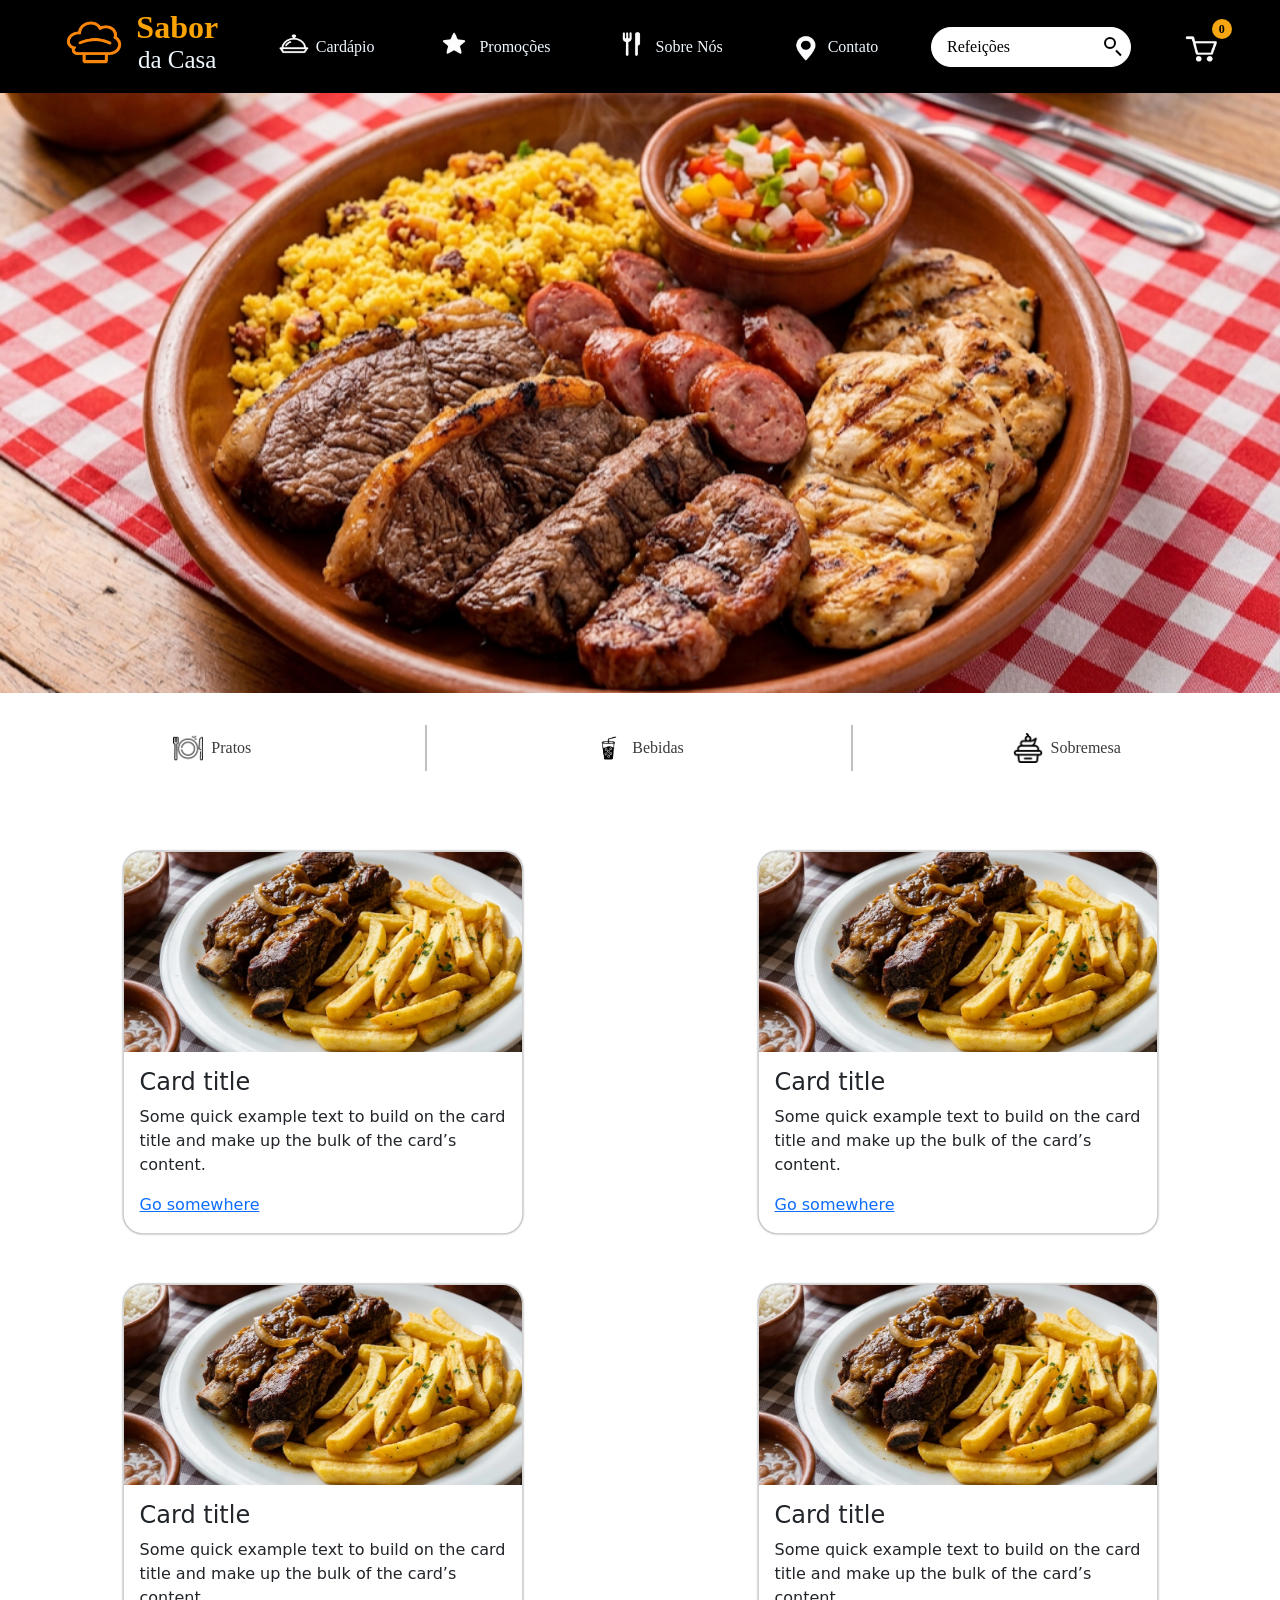
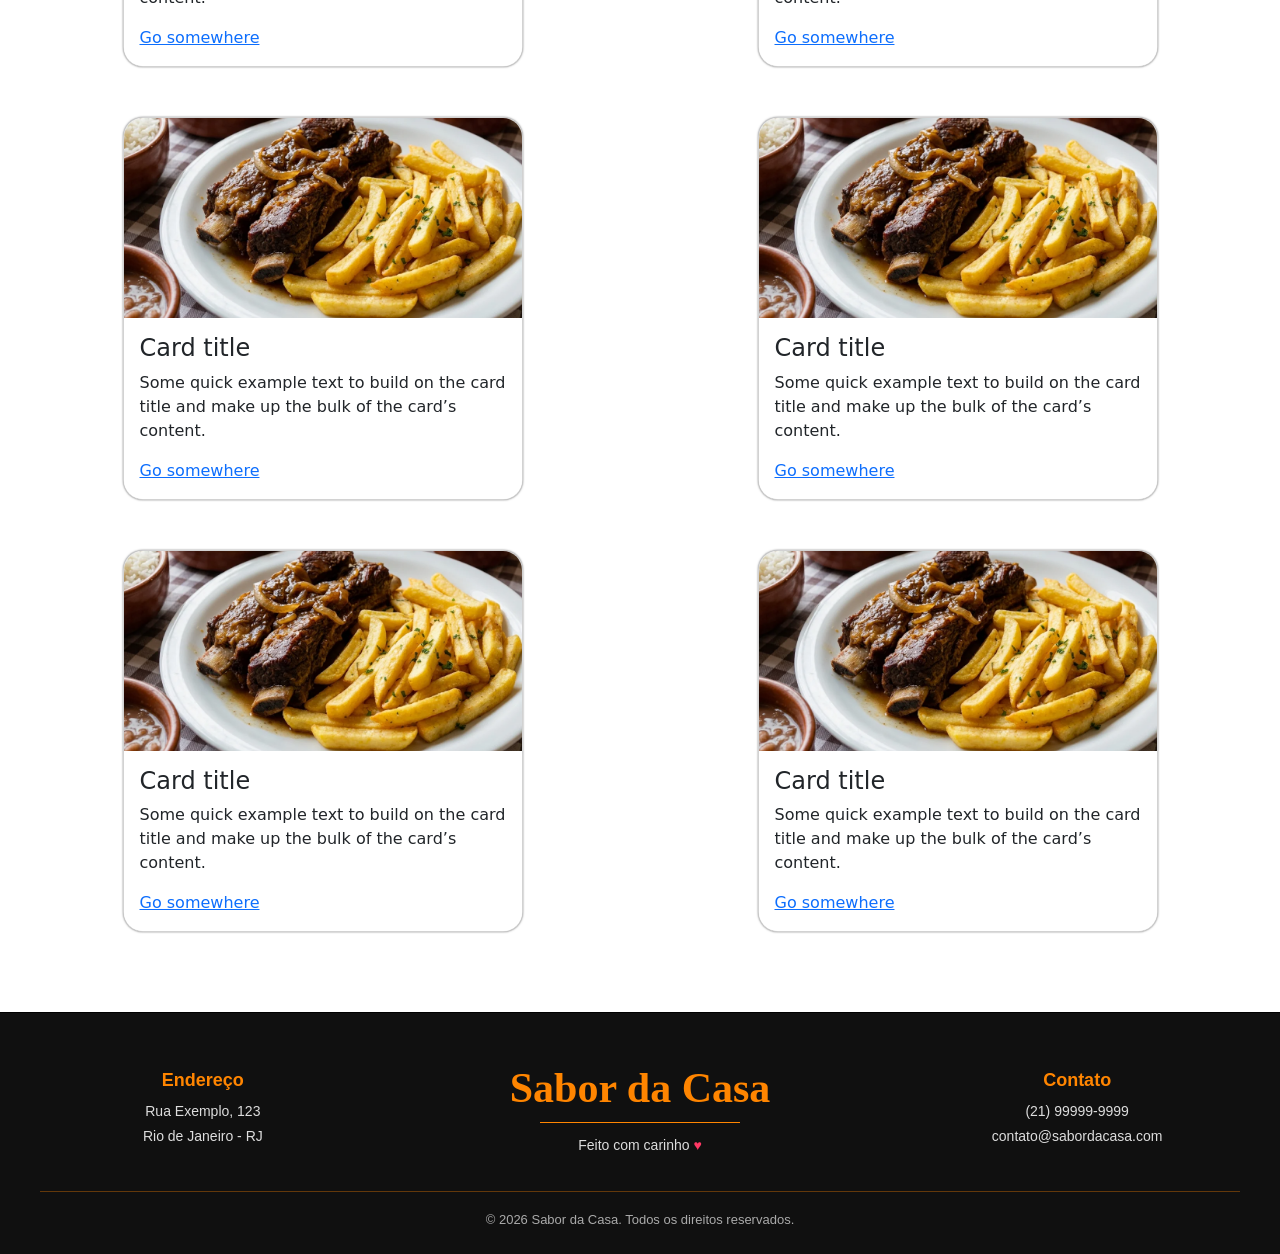
<file: index.html>
<!DOCTYPE html>
<html lang="pt-br">

<head>
    <meta charset="UTF-8">
    <meta name="viewport" content="width=device-width, initial-scale=1.0">
    <link href="https://cdn.jsdelivr.net/npm/bootstrap@5.2.1/dist/css/bootstrap.min.css" rel="stylesheet"
        integrity="sha384-iYQeCzEYFbKjA/T2uDLTpkwGzCiq6soy8tYaI1GyVh/UjpbCx/TYkiZhlZB6+fzT" crossorigin="anonymous">
    <link rel="stylesheet" href="style.css">
    <link rel="" href="">


    <title>Document</title>
</head>

<body>
    <header id="cabecalho">

        <!-- LOGO -->
        <div id="logo">

            <img class="logo-icon" src="Imagens/05_chapeu_de_cozinha.png" alt="">

            <h1>
                <strong>Sabor</strong>
                <br>
                da Casa
            </h1>

        </div>


        <!-- MENU -->
        <nav>

            <a href="#secao-cardapio">
                <img src="Imagens/04_cardapio.png" alt="">
                <span>Cardápio</span>
            </a>

            <a href="#carouselExample">
                <img class="icone-estrela" src="Imagens/02_promocoes_estrela.png" alt="">
                <span>Promoções</span>
            </a>

            <a href="#">
                <img src="Imagens/06_sobre_nos_talheres.png" alt="">
                <span>Sobre Nós</span>
            </a>

            <a href="#secao-contato">
                <img src="Imagens/01_contato_localizacao.png" alt="">
                <span>Contato</span>
            </a>

        </nav>

        <form action="/buscar" method="GET" class="search-form">

            <label for="search-input" class="sr-only">
                Pesquisar no site
            </label>

            <input type="search" id="search-input" name="q" placeholder="Refeições">

        </form>

        <!-- CARRINHO + PESQUISA -->
        <div class="acoes">

            <a id="carrinho" href="#">

                <img src="Imagens/03_carrinho.png" alt="" width="40px">

                <span id="contador-carrinho">0</span>

            </a>

        </div>

    </header>
    <main>
        <!-- ================================== Carroussel========================================================= -->
        <div id="carouselExample" class="carousel slide" data-bs-ride="carousel" data-bs-interval="1500">
            <div class="carousel-inner">
                <div class="carousel-item active">
                    <img src="Imagens/costela_c_fritas_carrossel.png" class="d-block w-100" alt="...">
                </div>
                <div class="carousel-item">
                    <img src="Imagens/churrascomisot_carrossel.png" class="d-block w-100" alt="...">
                </div>
                <div class="carousel-item">
                    <img src="Imagens/pudim_carrossel.png" class="d-block w-100" alt="...">
                </div>
            </div>
        </div>

        <!-- ================================== Barra de navegação da Main ========================================================= -->

        <div class="cardapio1" id="secao-cardapio">
            <div class="icones-cardapio">
                <img src="Imagens/prato.png" alt="">
                <span>Pratos</span>
            </div>

            <div class="icones-cardapio">
                <img src="Imagens/vecteezy_cold-drink-vector-icon_14734984.png" alt="">
                <span>Bebidas</span>
            </div>

            <div class="icones-cardapio">
                <img src="Imagens/sobremesa.png" alt="">
                <span>
                    sobremesa
                </span>
            </div>
        </div>

        <!-- ================================== Cardápio Pratos========================================================= -->
         <div class="grid">

                
                  <section class="card">
                        <img src="Imagens/costela_com_fritas.png" class="card-img-top" alt="...">
                        <div class="card-body">
                          <h4 class="card-title">Card title</h4>
                          <p class="card-text">Some quick example text to build on the card title and make up the bulk of the card’s content.</p>
                          <a href="#" class="btn-solid theme-primary">Go somewhere</a>
                        </div>
                  </section>
                

                
                  <section class="card">
                      <img src="Imagens/costela_com_fritas.png" class="card-img-top" alt="...">
                      <div class="card-body">
                        <h4 class="card-title">Card title</h4>
                        <p class="card-text">Some quick example text to build on the card title and make up the bulk of the card’s content.</p>
                        <a href="#" class="btn-solid theme-primary">Go somewhere</a>
                      </div>
                  </section>

                

                
                  <section class="card">
                      <img src="Imagens/costela_com_fritas.png" class="card-img-top" alt="...">
                      <div class="card-body">
                        <h4 class="card-title">Card title</h4>
                        <p class="card-text">Some quick example text to build on the card title and make up the bulk of the card’s content.</p>
                        <a href="#" class="btn-solid theme-primary">Go somewhere</a>
                      </div>
                  </section>

                    
                
                
                  <section class="card">
                        <img src="Imagens/costela_com_fritas.png" class="card-img-top" alt="...">
                        <div class="card-body">
                          <h4 class="card-title">Card title</h4>
                          <p class="card-text">Some quick example text to build on the card title and make up the bulk of the card’s content.</p>
                          <a href="#" class="btn-solid theme-primary">Go somewhere</a>
                        </div>
                  </section>

                

                
                  <section class="card">
                        <img src="Imagens/costela_com_fritas.png" class="card-img-top" alt="...">
                        <div class="card-body">
                          <h4 class="card-title">Card title</h4>
                          <p class="card-text">Some quick example text to build on the card title and make up the bulk of the card’s content.</p>
                          <a href="#" class="btn-solid theme-primary">Go somewhere</a>
                        </div>
                  </section>

                
                
                
                  <section class="card">
                        <img src="Imagens/costela_com_fritas.png" class="card-img-top" alt="...">
                        <div class="card-body">
                          <h4 class="card-title">Card title</h4>
                          <p class="card-text">Some quick example text to build on the card title and make up the bulk of the card’s content.</p>
                          <a href="#" class="btn-solid theme-primary">Go somewhere</a>
                        </div>
                  </section>

                

                
                  <section class="card">
                        <img src="Imagens/costela_com_fritas.png" class="card-img-top" alt="...">
                        <div class="card-body">
                          <h4 class="card-title">Card title</h4>
                          <p class="card-text">Some quick example text to build on the card title and make up the bulk of the card’s content.</p>
                          <a href="#" class="btn-solid theme-primary">Go somewhere</a>
                        </div>                   
                  </section>

                

                
                  <section class="card">
                        <img src="Imagens/costela_com_fritas.png" class="card-img-top" alt="...">
                        <div class="card-body">
                          <h4 class="card-title">Card title</h4>
                          <p class="card-text">Some quick example text to build on the card title and make up the bulk of the card’s content.</p>
                          <a href="#" class="btn-solid theme-primary">Go somewhere</a>
                        </div>
                  </section>
               
                
            </div>


    </main>

    <footer class="footer" id="secao-contato">

        <!-- Container que organiza as informações do rodapé -->
        <div class="footer-container">

            <!-- Primeira seção: endereço da empresa -->
            <div class="footer-info">
                <!-- Título da seção -->
                <h3>Endereço</h3>

                <!-- Parágrafo com o endereço -->
                <p>
                    Rua Exemplo, 123<br>
                    Rio de Janeiro - RJ
                </p>
            </div>

            <!-- Segunda seção: nome e identidade da empresa -->
            <div class="footer-logo">

                <!-- Nome da empresa -->
                <h2>Sabor da Casa</h2>

                <!-- Linha decorativa abaixo do nome -->
                <div class="footer-line"></div>

                <!-- Mensagem de carinho -->
                <p>
                    Feito com carinho
                    <!-- Ícone de coração -->
                    <span class="heart">♥️</span>
                </p>
            </div>

            <!-- Terceira seção: informações de contato -->
            <div class="footer-info">

                <!-- Título da seção -->
                <h3>Contato</h3>

                <!-- Telefone e e-mail -->
                <p>
                    (21) 99999-9999<br>
                    contato@sabordacasa.com
                </p>
            </div>

        </div>

        <!-- Parte inferior do rodapé: direitos autorais -->
        <div class="footer-bottom">

            <!-- Texto de direitos reservados -->
            <p>
                © 2026 Sabor da Casa. Todos os direitos reservados.
            </p>

        </div>


    </footer>

<script src="https://cdn.jsdelivr.net/npm/bootstrap@5.2.1/dist/js/bootstrap.bundle.min.js"
    integrity="sha384-u1OknCvxWvY5kfmNBILK2hRnQC3Pr17a+RTT6rIHI7NnikvbZlHgTPOOmMi466C8" crossorigin="anonymous">
</script>

<script src="script.js"></script>
</body>



</html>
</file>
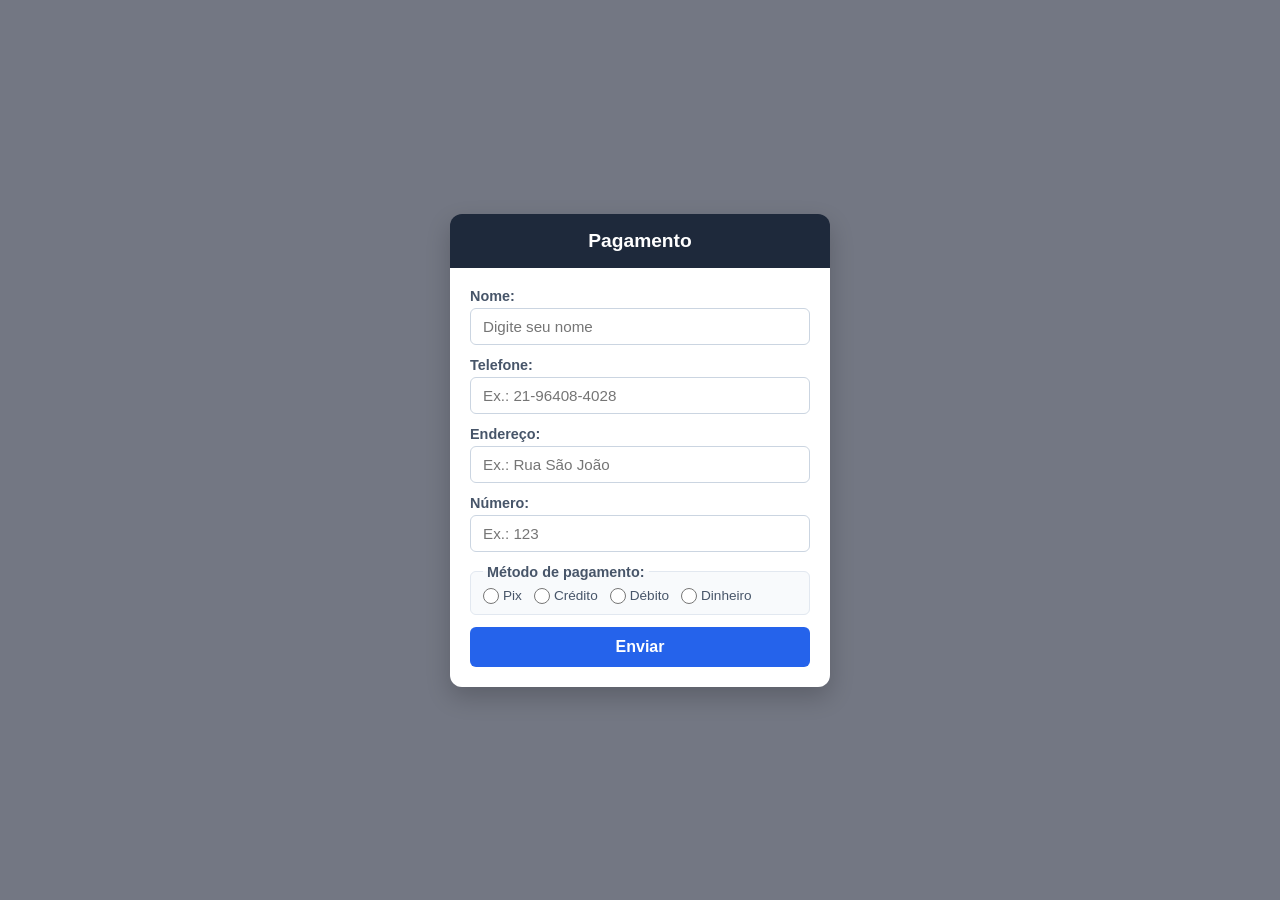
<file: pagamento_index.html>
<!DOCTYPE html>
<html lang="pt-BR">
<head>
    <meta charset="UTF-8">
    <meta name="viewport" content="width=device-width, initial-scale=1.0">
    <title>Pagamento</title>
    <link rel="stylesheet" href="pagamento_style.css">
    <script src="pagamento_script.js" defer></script>
</head>
<body>
    <main class="formulario">
        <h1 class="cab">Pagamento</h1>

        <div class="corpo">
            <form id="form">
                <div class="campo">
                    <label for="nome">Nome:</label>
                    <input
                        id="nome"
                        name="nome"
                        type="text"
                        autocomplete="name"
                        placeholder="Digite seu nome"
                        required
                    >
                </div>

                <div class="campo">
                    <label for="telefone">Telefone:</label>
                    <input
                        id="telefone"
                        name="telefone"
                        type="tel"
                        inputmode="numeric"
                        autocomplete="tel-national"
                        placeholder="Ex.: 21-96408-4028"
                        required
                    >
                </div>

                <div class="campo">
                    <label for="endereco">Endereço:</label>
                    <input
                        id="endereco"
                        name="endereco"
                        type="text"
                        placeholder="Ex.: Rua São João"
                        required
                    >
                </div>

                <div class="campo">
                    <label for="numero">Número:</label>
                    <input
                        id="numero"
                        name="numero"
                        type="text"
                        inputmode="numeric"
                        placeholder="Ex.: 123"
                        required
                    >
                </div>

                <fieldset class="pagamento">
                    <legend>Método de pagamento:</legend>

                    <div class="grupo-opcoes">
                        <div class="opcao">
                            <input id="pix" name="pagamento" type="radio" value="pix" required>
                            <label for="pix">Pix</label>
                        </div>

                        <div class="opcao">
                            <input id="credito" name="pagamento" type="radio" value="credito">
                            <label for="credito">Crédito</label>
                        </div>

                        <div class="opcao">
                            <input id="debito" name="pagamento" type="radio" value="debito">
                            <label for="debito">Débito</label>
                        </div>

                        <div class="opcao">
                            <input id="dinheiro" name="pagamento" type="radio" value="dinheiro">
                            <label for="dinheiro">Dinheiro</label>
                        </div>
                    </div>
                </fieldset>

                <button type="submit">Enviar</button>
            </form>
        </div>
    </main>
</body>
</html>
</file>
<file: style.css>
*,
*::before,
*::after {
    margin: 0;
    padding: 0;
    box-sizing: border-box;
}
html {
    scroll-behavior: smooth !important;
}

body {
    display: flex;
    flex-direction: column;
    height: 100%;
    min-height: 100vh;
}


/* =========================
   CABEÇALHO
========================= */

#carouselExample,
#secao-cardapio,
#secao-contato {
    scroll-margin-top: 110px;
}

#cabecalho {
    position: sticky;
    top: 0;
    z-index: 1000;
    display: flex;
    align-items: center;
    justify-content: space-around;
    background-color: black;
    font-family: Georgia, 'Times New Roman', Times, serif;
    padding: 10px 30px;
}


/* =========================
   LOGO
========================= */

#logo {
    display: flex;
    align-items: center;
    text-align: center;
}

.logo-icon {
    width: 70px;
    height: 70px;

    object-fit: contain;

    margin-right: 10px;
}

h1 {
    color: aliceblue;
    font-size: 25px;
    font-family: Georgia, 'Times New Roman', Times, serif, 'Arial Narrow', Arial, sans-serif
}

#logo strong {
    font-weight: 800;
    font-size: 32px;
    /* Reduza de 40px para 30px-32px se ainda achar muito alto */
    color: rgb(250, 163, 3);
    line-height: 1.1;

}

.icone-estrela{
    transform: translateY(-5px);
}


/* =========================
   MENU
========================= */

nav {
    display: flex;
    align-items: center;
    gap: 60px;
}

nav a {
    display: flex;
    align-items: center;
    text-decoration: none;
    color: aliceblue;
    font-weight: 400;
    font-size: 16px;
    gap: 5px;
}

nav a img {
    width: 40px;
    height: 40px;
    object-fit: contain;
}

nav a {
    position: relative;
    transition: 0.3s ease;
}

nav a::after {
    content: "";

    position: absolute;

    left: 0;
    bottom: -8px;

    width: 0;
    height: 2px;

    background-color: rgb(246, 166, 18);

    transition: 0.3s ease;
}

nav a:hover {
    color: rgb(246, 166, 18);
}

nav a:hover::after {
    width: 100%;
}

/* =========================
   CARRINHO + PESQUISA
========================= */

.acoes {
    display: flex;
    align-items: center;
    gap: 10px;
}


/* =========================
   CARRINHO
========================= */

#carrinho {
    position: relative;
    display: flex;
    align-items: center;
}

#carrinho img {
    width: 40px;
    height: 40px;

    object-fit: contain;
}


/* =========================
   CONTADOR DO CARRINHO
========================= */

#contador-carrinho {
    position: absolute;
    top: -8px;
    right: -8px;
    width: 20px;
    height: 20px;
    background-color: rgb(246, 166, 18);
    color: black;
    border-radius: 50%;
    display: flex;
    align-items: center;
    justify-content: center;
    font-size: 12px;
    font-weight: bold;
}

.sr-only {
    position: absolute;
    width: 1px;
    height: 1px;
    padding: 0;
    margin: -1px;
    overflow: hidden;
    clip: rect(0, 0, 0, 0);
    white-space: nowrap;
    border: 0;
}

/* =========================
   BARRA DE PESQUISA
========================= */

.search-form {
    position: relative;

    display: flex;
    align-items: center;
}

.search-form input {
    width: 200px;
    height: 40px;
    padding: 10px 40px 10px 15px;
    border-radius: 20px;
    border: 1px solid rgb(255, 255, 255);
    background-color: white;
    color: rgb(0, 0, 0);
    outline: none;
}

.search-form input::placeholder {
    color: rgb(0, 0, 0);
}


/* =========================
   LUPA
========================= */

.search-form::after {
    content: "";

    position: absolute;

    width: 12px;
    height: 12px;

    border: 2px solid rgb(0, 0, 0);

    border-radius: 50%;

    right: 15px;
    top: 10px;
}


/* Cabo da lupa */

.search-form::before {
    content: "";

    position: absolute;

    width: 7px;
    height: 2px;

    background-color: rgb(0, 0, 0);

    transform: rotate(45deg);

    right: 9px;
    top: 25px;
}

/* ============================
        Responsividade
================================ */
/* ===================================================
   RESPONSIVIDADE (LOGO CENTRALIZADO + BUSCA COMPACTA)
=================================================== */

@media (max-width: 768px) {
    #cabecalho {
        flex-direction: column; 
        align-items: center;   
        padding: 15px 16px;
        gap: 16px;
    }

    /* 1. LOGO CENTRALIZADO NO TOPO */
    #logo {
        display: flex;
        align-items: center;
        justify-content: center;
        width: 100%;
        text-align: center;
    }

    .logo-icon {
        width: 52px;
        height: 52px;
        margin-right: 10px;
    }

    h1 {
        font-size: 20px;
        margin: 0;
        line-height: 1.1;
    }

    #logo strong {
        font-size: 26px;
    }

    /* 2. ÁREA DE PESQUISA COMPACTA + CARRINHO */
    .acoes {
        display: flex;
        align-items: center;
        justify-content: center;
        gap: 12px;
        width: 100%;
    }

    .search-form {
        display: flex;
        align-items: center;
        margin: 0;
    }

    /* Barra de pesquisa bem mais fina e compacta */
    .search-form input {
        width: 150px;          
        height: 34px;          
        padding: 6px 32px 6px 12px;
        font-size: 13px;
        border-radius: 17px;
    }

    /* Ajuste fino da posição da lupa */
    .search-form::after {
        width: 10px;
        height: 10px;
        top: 11px;
        right: 12px;
    }

    .search-form::before {
        width: 6px;
        top: 22px;
        right: 8px;
    }

    #carrinho img {
        width: 32px;
        height: 32px;
    }

    #contador-carrinho {
        width: 17px;
        height: 17px;
        font-size: 10px;
        top: -6px;
        right: -6px;
    }

    /* 3. MENU DE NAVEGAÇÃO ABAIXO */
    nav {
        width: 100%;
        justify-content: space-around;
        gap: 10px;
        padding-top: 12px;
        border-top: 1px solid rgba(255, 255, 255, 0.12); /* Linha divisória sutil */
    }

    nav a {
        font-size: 13px;
        flex-direction: column; /* Ícone em cima, texto embaixo */
        gap: 4px;
    }

    nav a img {
        width: 24px;
        height: 24px;
    }

    .icone-estrela {
        transform: none; /* Reseta o deslocamento no celular */
    }
}

/* Telas bem estreitas (celulares menores) */
@media (max-width: 380px) {
    .search-form input {
        width: 130px; /* Redução extra para caber com folga */
    }

    nav a {
        font-size: 12px;
    }
}


/* Toda essa parte trata do carrossel e da barrinha onde tá escrito "bebidas" e etc. */

#carouselExample {
    max-width: 100%;
    margin: 0 auto;
}

#carouselExample .carousel-item img {
    height: 600px;
    object-fit: cover;
    object-position: center;
}

.cardapio1 {
    display: grid;
    grid-template-columns: repeat(3, 1fr);
    justify-content: center;
    align-items: center;
    margin: 32px auto;
    text-align: center;
    width: 100%;
}

.icones-cardapio {
    color: #3b3b3b;
    text-transform: capitalize;
    cursor: pointer;
    position: relative;
    display: flex;
    align-items: center;
    gap: 8px;
    justify-content: center;
    padding: 8px 16px;
    height: 100%;
    font-family: Georgia, 'Times New Roman', Times, serif;
    transition: all 0.3s ease;

}



.icones-cardapio:not(:last-child) {
    border-right: solid 2px rgba(0, 0, 0, 0.249);
}

.icones-cardapio img {
    width: 30px;
    height: 30px;
    object-fit: contain;
}

.icones-cardapio::after {
    content: "";

    position: absolute;

    left: 0;
    bottom: -8px;

    width: 0;
    height: 2px;

    background-color: rgb(246, 166, 18);

    transition: 0.3s ease;
}

.icones-cardapio:hover::after {
    width: 100%;



}

/* =================================== Cards Cardápio======================= */
 .grid{
        display: grid;
        margin: 80px auto 0;
        grid-template-columns: repeat(auto-fit, minmax(500px, 1fr));
        grid-template-rows: auto;
        align-items: start;
        justify-items: center;
        gap: 50px 10px;
        padding: 0px 10px;
        max-width: 5000px;
        width: 100%;
         
    }

    .card {
           overflow: hidden; 
           height: 100%;
           width: 100%;
           max-width: 400px;
           display: flex;
           flex-direction: column;
           box-shadow: 0 0px 2px rgba(0, 0, 0, 0.521);
           border-radius: 20px;
           transition: all 0.6s ease;
           
        }   

    .card:hover{
           overflow: hidden; 
           height: 100%;
           display: flex;
           flex-direction: column;
           box-shadow: 0 4px 12px rgba(0, 0, 0, 0.521);
           border-radius: 20px;
           background-color: #D9AC10;      
            
           
    }

     .card-body{
        background-color: #ffffff;      
        transition: all 0.6s ease;      
        
     }

     .card-body:hover{
        background-color: #D9AC10;            
     }
    
    .card-img-top{
            width: 100%;
            height: 200px;
            object-fit: cover; 
            object-position: center;
            background-color: #e9ecef; 
            border-bottom: none;
            background-image: linear-gradient(black, black);
            background-size: 0% 2px;
            background-repeat: no-repeat;
            background-position: bottom left;
            transition: background-size 0.5s ease;
        }

    .card-img-top:hover{
        object-fit: cover; 
        background-color: #e9ecef; 
        border-bottom: none;
        object-fit: cover;
        background-image: linear-gradient(black, black);
        background-size: 100% 2px;
        background-repeat: no-repeat;
        background-position: bottom left;
        
            /* No hover, basta alterar o que muda: o tamanho do background */
            background-size: 100% 2px;
    }

/* Aqui começa o footer que foi feito pelo arthur kkkkkk*/

footer {
    position: relative;
    z-index: 1;
    text-align: center;
    padding: 1rem;
    background-color: #e5e7eb;
    border-top: 1px solid #000000;
    color: #6b7280;
    font-size: 0.9rem;
    margin-top: auto;
}


/*  */


/* =========================
            footer
========================= */

.footer {
    background: #101010;
    color: #fff;
    padding: 50px 20px 25px;
    font-family: 'Poppins', sans-serif;
    margin-top: 80px; 
    width: 100%;
}

.footer-container {
    max-width: 1200px;
    margin: 0 auto;
    display: grid;
    grid-template-columns: 1fr 1.5fr 1fr;
    align-items: center;
    text-align: center;
    gap: 30px;
}

.footer-info h3 {
    color: #ff8500;
    font-size: 18px;
    font-weight: 600;
    margin-bottom: 8px;
}

.footer-info p {
    color: #ddd;
    font-size: 14px;
    line-height: 1.8;
    margin-bottom: 0;
}

.footer-logo h2 {
    font-family: Georgia, 'Times New Roman', Times, serif;
    font-size: 42px;
    font-weight: 700;
    color: #ff8500;
    margin-bottom: 8px;
}

.footer-line {
    width: 60%;
    max-width: 200px;
    height: 1px;
    background: #ff8500;
    margin: 0 auto 12px;
}

.footer-logo p {
    font-size: 14px;
    color: #ddd;
    font-weight: 300;
    margin-bottom: 0;
}

.heart {
    color: #ff3864;
    display: inline-block;
    animation: pulsar 1.3s infinite;
}

@keyframes pulsar {
    0%, 100% {
        transform: scale(1);
    }
    50% {
        transform: scale(1.3);
    }
}

.footer-bottom {
    max-width: 1200px;
    margin: 35px auto 0;
    padding-top: 18px;
    border-top: 1px solid rgba(255, 133, 0, 0.35);
    text-align: center;
}

.footer-bottom p {
    color: #aaa;
    font-size: 13px;
    margin-bottom: 0;
}

/* ===================================================
   RESPONSIVIDADE DO FOOTER (Mobile / Tablet)
=================================================== */

@media (max-width: 768px) {
    .footer {
        padding: 40px 16px 20px;
    }

    .footer-container {
        /* Passa de 3 colunas para 1 coluna vertical */
        grid-template-columns: 1fr;
        gap: 28px;
    }

    /* Coloca o logo em primeiro lugar na pilha do mobile */
    .footer-logo {
        order: -1;
    }

    .footer-logo h2 {
        font-size: 34px;
    }

    .footer-info h3 {
        font-size: 16px;
    }

    .footer-info p {
        font-size: 13px;
    }
}
</file>
<file: pagamento_style.css>
* {
    margin: 0;
    padding: 0;
    box-sizing: border-box;
}

body {
    min-height: 100vh;
    display: flex;
    align-items: center;
    justify-content: center;
    padding: 15px;
    background-color: #737783;
    font-family: "Segoe UI", Tahoma, Geneva, Verdana, sans-serif;
}

.formulario {
    width: 100%;
    max-width: 380px;
    border-radius: 12px;
    box-shadow: 0 10px 25px rgba(0, 0, 0, 0.2);
}

.cab {
    padding: 16px;
    border-radius: 12px 12px 0 0;
    background-color: #1e293b;
    color: #fff;
    text-align: center;
    font-size: 1.2rem;
    font-weight: 600;
}

.corpo {
    padding: 20px;
    border-radius: 0 0 12px 12px;
    background-color: #fff;
}

.campo {
    display: flex;
    flex-direction: column;
    gap: 4px;
    margin-bottom: 12px;
}

.campo label,
.pagamento legend {
    color: #475569;
    font-size: 0.9rem;
    font-weight: 600;
}

.campo input {
    width: 100%;
    padding: 9px 12px;
    border: 1px solid #cbd5e1;
    border-radius: 6px;
    color: #1e293b;
    font: inherit;
    font-size: 0.95rem;
}

.campo input:focus {
    border-color: #3b82f6;
    outline: 2px solid #bfdbfe;
    outline-offset: 1px;
}

.pagamento {
    min-width: 0;
    margin-bottom: 12px;
    padding: 8px 12px 10px;
    border: 1px solid #e2e8f0;
    border-radius: 6px;
    background-color: #f8fafc;
}

.pagamento legend {
    padding: 0 4px;
}

.grupo-opcoes {
    display: flex;
    flex-wrap: wrap;
    gap: 8px 12px;
}

.opcao {
    display: flex;
    align-items: center;
    gap: 4px;
}

.opcao input {
    width: 16px;
    height: 16px;
    accent-color: #3b82f6;
    cursor: pointer;
}

.opcao label {
    color: #475569;
    font-size: 0.85rem;
    cursor: pointer;
}

button {
    width: 100%;
    padding: 11px;
    border: 0;
    border-radius: 6px;
    background-color: #2563eb;
    color: #fff;
    font: inherit;
    font-weight: 600;
    cursor: pointer;
}

button:hover {
    background-color: #1d4ed8;
}

button:focus-visible {
    outline: 2px solid #1d4ed8;
    outline-offset: 3px;
}

button:active {
    transform: scale(0.99);
}
</file>
